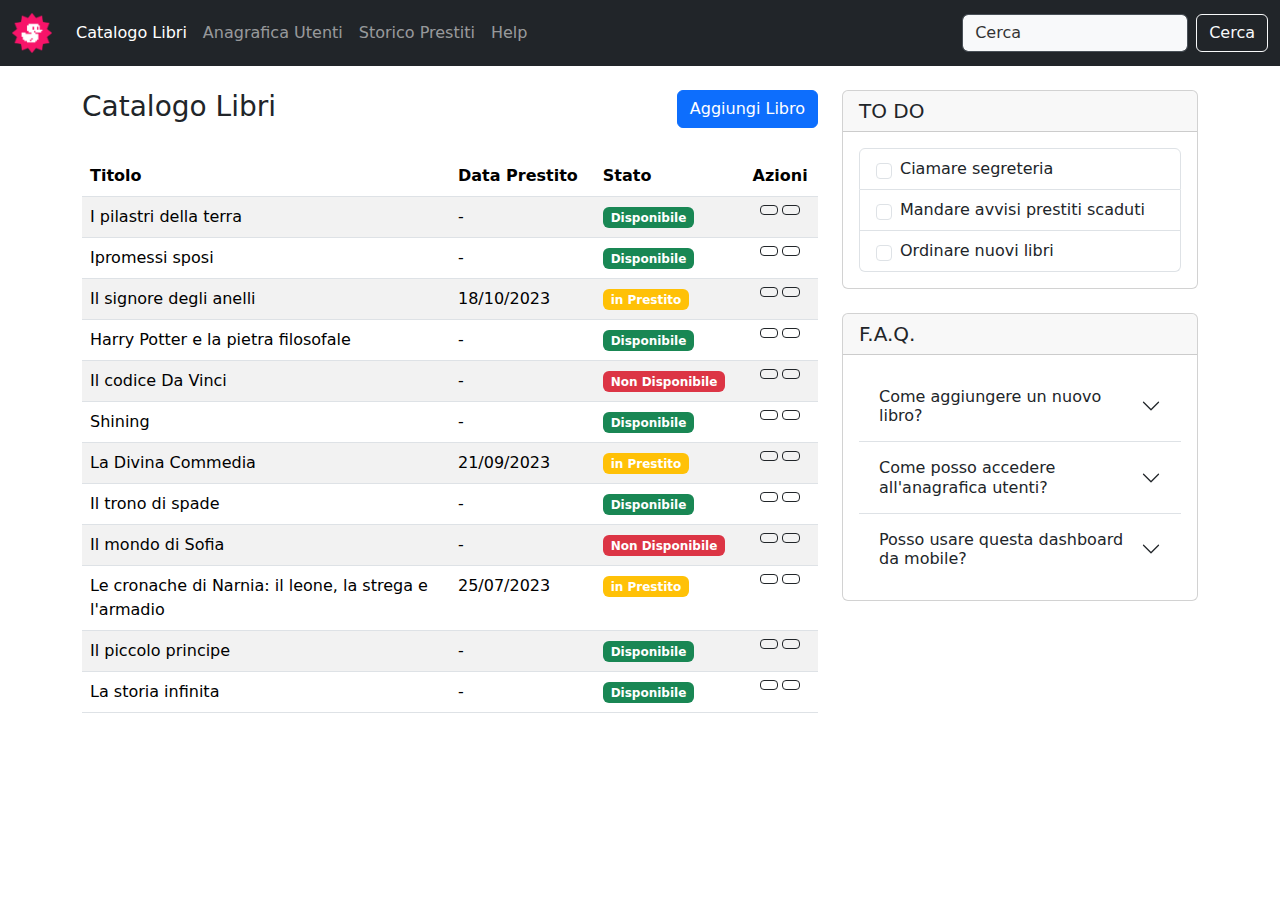
<file: index.html>
<!DOCTYPE html>
<html lang="en">
<head>
    <meta charset="UTF-8">
    <meta name="viewport" content="width=device-width, initial-scale=1.0">
    <title>bootstrap dashboard</title>
    <link href="https://cdn.jsdelivr.net/npm/bootstrap@5.3.3/dist/css/bootstrap.min.css" rel="stylesheet" integrity="sha384-QWTKZyjpPEjISv5WaRU9OFeRpok6YctnYmDr5pNlyT2bRjXh0JMhjY6hW+ALEwIH" crossorigin="anonymous">
    <link rel="stylesheet" href="./style/app.css">
    <link rel="stylesheet" href="https://cdnjs.cloudflare.com/ajax/libs/font-awesome/6.6.0/css/all.min.css" integrity="sha512-Kc323vGBEqzTmouAECnVceyQqyqdsSiqLQISBL29aUW4U/M7pSPA/gEUZQqv1cwx4OnYxTxve5UMg5GT6L4JJg==" crossorigin="anonymous" referrerpolicy="no-referrer" />
</head>
<body>

    <header class="mb-4">
        <nav class="navbar navbar-expand-lg bg-dark" data-bs-theme="dark">
            <div class="container-fluid">
              <a class="navbar-brand" href="#">
                <img src="./img/duck.png" alt="" width="40">
              </a>
              <button class="navbar-toggler" type="button" data-bs-toggle="collapse" data-bs-target="#navbarSupportedContent" aria-controls="navbarSupportedContent" aria-expanded="false" aria-label="Toggle navigation">
                <span class="navbar-toggler-icon"></span>
              </button>
              <div class="collapse navbar-collapse" id="navbarSupportedContent">
                <ul class="navbar-nav me-auto mb-2 mb-lg-0">
                  <li class="nav-item">
                    <a class="nav-link active" aria-current="page" href="#">Catalogo Libri</a>
                  </li>
                  <li class="nav-item">
                    <a class="nav-link" href="#">Anagrafica Utenti</a>
                  </li>

                  <li class="nav-item">
                    <a class="nav-link" href="#">Storico Prestiti</a>
                  </li>

                  <li class="nav-item">
                    <a class="nav-link" href="#">Help</a>
                  </li>
                 
                 
                </ul>
                <form class="d-flex" role="search">
                  <input class="form-control me-2 bg-light text-black" type="search" placeholder="Cerca " aria-label="Search">
                  <button class="btn btn-outline-light" type="submit">Cerca</button>
                </form>
              </div>
            </div>
          </nav>


    </header>
    <main>
        <div class="container">
            <div class="row">
                <div class="col-lg-8">
                    <div class="d-flex justify-content-between mb-4">
                        <h3> Catalogo Libri</h3>
                        <a href="./new-book.html">
                          <button class="btn btn-primary" type="submit">Aggiungi Libro</button>
                        </a>
                    </div>


                    <div>
                        <table class="table table-striped">
                            <thead>
                              <tr>
                                <th scope="col" class="w-50">Titolo</th>
                                <th scope="col" class="d-none d-lg-table-cell" >Data Prestito</th>
                                <th scope="col">Stato</th>
                                <th scope="col" class="text-center">Azioni</th>
                              </tr>
                            </thead>
                            <tbody>
                              <tr>
                                <td>I pilastri della terra </td>
                                <td class="d-none d-lg-table-cell">-</td>
                                <td><span class="badge text-bg-success">Disponibile</span></td>
                                <td>
                                    <div class="d-flex flex-nowrap justify-content-center gap-1">
                                        <button type="button" class="btn btn-outline-dark btn-sm"><i class="fas fa-pencil-alt"></i></button>
                                        <button type="button" class="btn btn-outline-dark btn-sm"><i class="fas fa-trash"></i></button>
                                    </div>
                                </td>
                              </tr>

                              <tr>
                                <td>Ipromessi sposi</td>
                                <td class="d-none d-lg-table-cell">-</td>
                                <td><span class="badge text-bg-success">Disponibile</span></td>
                                <td>
                                    <div class="d-flex flex-nowrap justify-content-center gap-1">
                                        <button type="button" class="btn btn-outline-dark btn-sm"><i class="fas fa-pencil-alt"></i></button>
                                        <button type="button" class="btn btn-outline-dark btn-sm"><i class="fas fa-trash"></i></button>
                                    </div>
                                </td>
                              </tr>

                              <tr>
                                <td>Il signore degli anelli</td>
                                <td class="d-none d-lg-table-cell">18/10/2023</td>
                                <td><span class="badge text-bg-warning text-white">in Prestito</span></td>
                                <td>
                                    <div class="d-flex flex-nowrap justify-content-center gap-1">
                                        <button type="button" class="btn btn-outline-dark btn-sm"><i class="fas fa-pencil-alt"></i></button>
                                        <button type="button" class="btn btn-outline-dark btn-sm"><i class="fas fa-trash"></i></button>
                                    </div>
                                </td>
                              </tr>

                              <tr>
                                <td>Harry Potter e la pietra filosofale</td>
                                <td class="d-none d-lg-table-cell">-</td>
                                <td><span class="badge text-bg-success">Disponibile</span></td>
                                <td>
                                    <div class="d-flex flex-nowrap justify-content-center gap-1">
                                        <button type="button" class="btn btn-outline-dark btn-sm"><i class="fas fa-pencil-alt"></i></button>
                                        <button type="button" class="btn btn-outline-dark btn-sm"><i class="fas fa-trash"></i></button>
                                    </div>
                                </td>
                              </tr>

                              <tr>
                                <td>Il codice Da Vinci</td>
                                <td class="d-none d-lg-table-cell">-</td>
                                <td><span class="badge text-bg-danger">Non Disponibile</span></td>
                                <td>
                                    <div class="d-flex flex-nowrap justify-content-center gap-1">
                                        <button type="button" class="btn btn-outline-dark btn-sm"><i class="fas fa-pencil-alt"></i></button>
                                        <button type="button" class="btn btn-outline-dark btn-sm"><i class="fas fa-trash"></i></button>
                                    </div>
                                </td>
                              </tr>

                              <tr>
                                <td>Shining</td>
                                <td class="d-none d-lg-table-cell">-</td>
                                <td><span class="badge text-bg-success">Disponibile</span></td>
                                <td>
                                    <div class="d-flex flex-nowrap justify-content-center gap-1">
                                        <button type="button" class="btn btn-outline-dark btn-sm"><i class="fas fa-pencil-alt"></i></button>
                                        <button type="button" class="btn btn-outline-dark btn-sm"><i class="fas fa-trash"></i></button>
                                    </div>
                                </td>
                              </tr>

                              <tr>
                                <td>La Divina Commedia</td>
                                <td class="d-none d-lg-table-cell">21/09/2023</td>
                                <td><span class="badge text-bg-warning text-white">in Prestito</span></td>
                                <td>
                                    <div class="d-flex flex-nowrap justify-content-center gap-1">
                                        <button type="button" class="btn btn-outline-dark btn-sm"><i class="fas fa-pencil-alt"></i></button>
                                        <button type="button" class="btn btn-outline-dark btn-sm"><i class="fas fa-trash"></i></button>
                                    </div>
                                </td>
                              </tr>

                              <tr>
                                <td>Il trono di spade</td>
                                <td class="d-none d-lg-table-cell">-</td>
                                <td><span class="badge text-bg-success">Disponibile</span></td>
                                <td>
                                    <div class="d-flex flex-nowrap justify-content-center gap-1">
                                        <button type="button" class="btn btn-outline-dark btn-sm"><i class="fas fa-pencil-alt"></i></button>
                                        <button type="button" class="btn btn-outline-dark btn-sm"><i class="fas fa-trash"></i></button>
                                    </div>
                                </td>
                              </tr>

                              <tr>
                                <td>Il mondo di Sofia</td>
                                <td class="d-none d-lg-table-cell">-</td>
                                <td><span class="badge text-bg-danger">Non Disponibile</span></td>
                                <td>
                                    <div class="d-flex flex-nowrap justify-content-center gap-1">
                                        <button type="button" class="btn btn-outline-dark btn-sm"><i class="fas fa-pencil-alt"></i></button>
                                        <button type="button" class="btn btn-outline-dark btn-sm"><i class="fas fa-trash"></i></button>
                                    </div>
                                </td>
                              </tr>

                              <tr>
                                <td>Le cronache di Narnia: il leone, la strega e l'armadio</td>
                                <td class="d-none d-lg-table-cell">25/07/2023</td>
                                <td><span class="badge text-bg-warning text-white">in Prestito</span></td>
                                <td>
                                    <div class="d-flex flex-nowrap justify-content-center gap-1">
                                        <button type="button" class="btn btn-outline-dark btn-sm"><i class="fas fa-pencil-alt"></i></button>
                                        <button type="button" class="btn btn-outline-dark btn-sm"><i class="fas fa-trash"></i></button>
                                    </div>
                                </td>
                              </tr>

                              <tr>
                                <td>Il piccolo principe</td>
                                <td class="d-none d-lg-table-cell">-</td>
                                <td><span class="badge text-bg-success">Disponibile</span></td>
                                <td>
                                    <div class="d-flex flex-nowrap justify-content-center gap-1">
                                        <button type="button" class="btn btn-outline-dark btn-sm"><i class="fas fa-pencil-alt"></i></button>
                                        <button type="button" class="btn btn-outline-dark btn-sm"><i class="fas fa-trash"></i></button>
                                    </div>
                                </td>
                              </tr>

                              <tr>
                                <td>La storia infinita</td>
                                <td class="d-none d-lg-table-cell">-</td>
                                <td><span class="badge text-bg-success">Disponibile</span></td>
                                <td>
                                    <div class="d-flex flex-nowrap justify-content-center gap-1">
                                        <button type="button" class="btn btn-outline-dark btn-sm"><i class="fas fa-pencil-alt"></i></button>
                                        <button type="button" class="btn btn-outline-dark btn-sm"><i class="fas fa-trash"></i></button>
                                    </div>
                                </td>
                              </tr>

                             
                            </tbody>
                          </table>

                    </div>

                </div>
                <div class="col-lg-4 ">
                    <div class="row">
                        <div class="col-12 mb-4">
                            <div class="card">
                                <h5 class="card-header">TO DO</h5>
                                <div class="card-body">
                                    <ul class="list-group">
                                        <li class="list-group-item d-flex flex-nowrap align-items-center ">
                                          <input class="form-check-input me-2" type="checkbox" value="" id="firstCheckbox">
                                          <label class="form-check-label " for="firstCheckbox">Ciamare segreteria </label>
                                        </li>
                                        <li class="list-group-item d-flex flex-nowrap align-items-center ">
                                          <input class="form-check-input me-2" type="checkbox" value="" id="secondCheckbox">
                                          <label class="form-check-label" for="secondCheckbox">Mandare avvisi prestiti scaduti </label>
                                        </li>
                                        <li class="list-group-item d-flex flex-nowrap align-items-center">
                                          <input class="form-check-input me-2" type="checkbox" value="" id="thirdCheckbox">
                                          <label class="form-check-label" for="thirdCheckbox">Ordinare nuovi libri </label>
                                        </li>
                                      </ul>
                                   
                                </div>
                              </div>

                        </div>


                        <div class="col-12">
                            <div class="card">
                                <h5 class="card-header">F.A.Q.</h5>
                                <div class="card-body">
                                    <div class="accordion accordion-flush" id="accordionFlushExample">
                                        <div class="accordion-item">
                                          <h2 class="accordion-header">
                                            <button class="accordion-button collapsed" type="button" data-bs-toggle="collapse" data-bs-target="#flush-collapseOne" aria-expanded="false" aria-controls="flush-collapseOne">
                                              Come aggiungere un nuovo libro?
                                            </button>
                                          </h2>
                                          <div id="flush-collapseOne" class="accordion-collapse collapse" data-bs-parent="#accordionFlushExample">
                                        <div class="accordion-body">Per aggiungere un nuovo libro devi cliccare sul tasto: 'Aggiungi Libro'</div>
                                          </div>
                                        </div>
                                        <div class="accordion-item">
                                          <h2 class="accordion-header">
                                            <button class="accordion-button collapsed" type="button" data-bs-toggle="collapse" data-bs-target="#flush-collapseTwo" aria-expanded="false" aria-controls="flush-collapseTwo">
                                              Come posso accedere all'anagrafica utenti?
                                            </button>
                                          </h2>
                                          <div id="flush-collapseTwo" class="accordion-collapse collapse" data-bs-parent="#accordionFlushExample">
                                            <div class="accordion-body">All' anagrafica degli utenti solo se si è loggati con un account staff </div>
                                          </div>
                                        </div>
                                        <div class="accordion-item">
                                          <h2 class="accordion-header">
                                            <button class="accordion-button collapsed" type="button" data-bs-toggle="collapse" data-bs-target="#flush-collapseThree" aria-expanded="false" aria-controls="flush-collapseThree">
                                              Posso usare questa dashboard da mobile?
                                            </button>
                                          </h2>
                                          <div id="flush-collapseThree" class="accordion-collapse collapse" data-bs-parent="#accordionFlushExample">
                                            <div class="accordion-body"> Si, questa dashboard è perfettamente funzionante anche su dispositivi mobile</div>
                                          </div>
                                        </div>
                                      </div>
                                </div>
                              </div>
                            
                        </div>
                    </div>

                </div>
                
            </div>
        </div>
    </main>


    

    <script src="https://cdn.jsdelivr.net/npm/bootstrap@5.3.3/dist/js/bootstrap.bundle.min.js" integrity="sha384-YvpcrYf0tY3lHB60NNkmXc5s9fDVZLESaAA55NDzOxhy9GkcIdslK1eN7N6jIeHz" crossorigin="anonymous"></script>
</body>
</html>
</file>
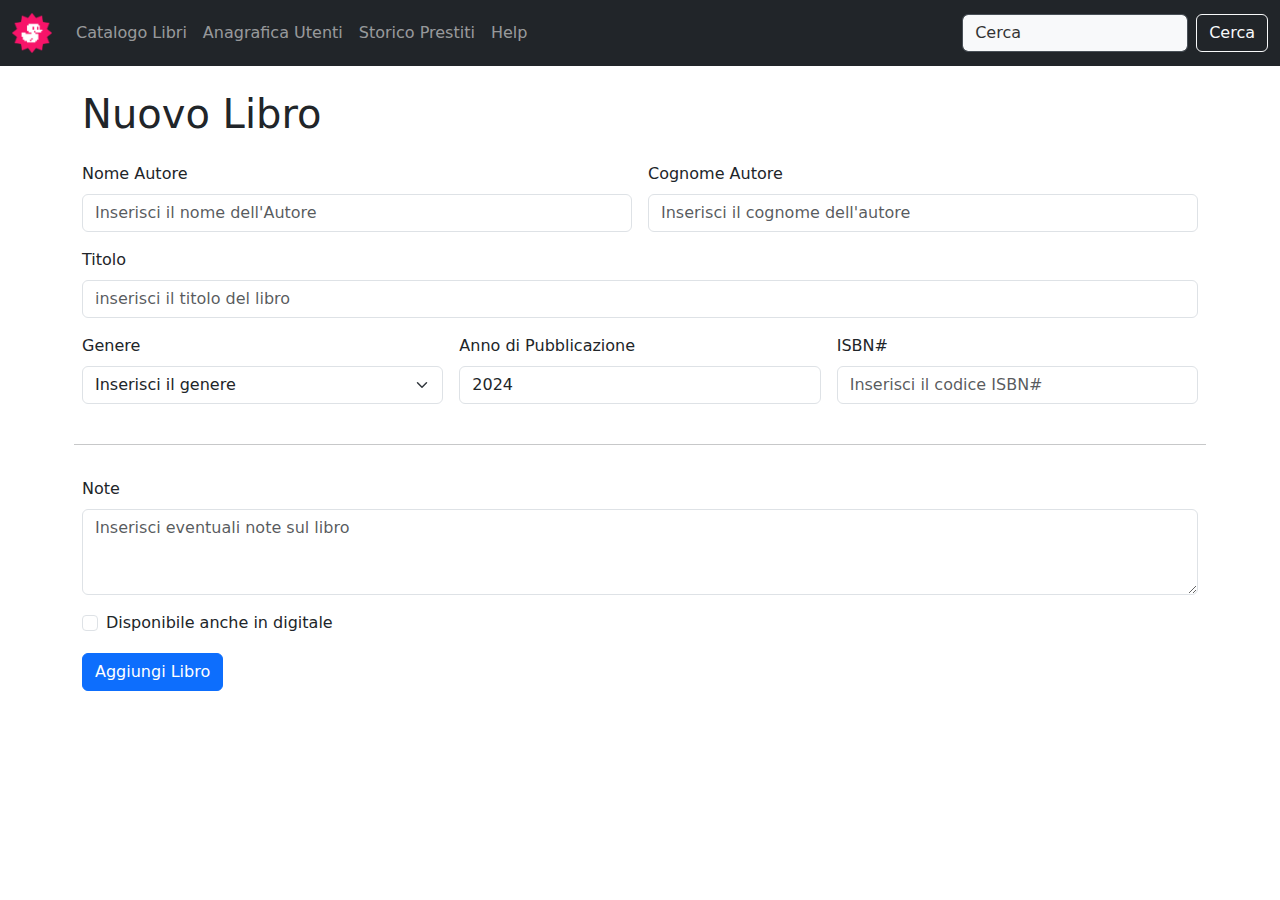
<file: new-book.html>
<!DOCTYPE html>
<html lang="en">
<head>
    <meta charset="UTF-8">
    <meta name="viewport" content="width=device-width, initial-scale=1.0">
    <title>Aggiungi un libro </title>
    <link href="https://cdn.jsdelivr.net/npm/bootstrap@5.3.3/dist/css/bootstrap.min.css" rel="stylesheet" integrity="sha384-QWTKZyjpPEjISv5WaRU9OFeRpok6YctnYmDr5pNlyT2bRjXh0JMhjY6hW+ALEwIH" crossorigin="anonymous">
    <link rel="stylesheet" href="./style/app.css">
    <link rel="stylesheet" href="https://cdnjs.cloudflare.com/ajax/libs/font-awesome/6.6.0/css/all.min.css" integrity="sha512-Kc323vGBEqzTmouAECnVceyQqyqdsSiqLQISBL29aUW4U/M7pSPA/gEUZQqv1cwx4OnYxTxve5UMg5GT6L4JJg==" crossorigin="anonymous" referrerpolicy="no-referrer" />

</head>

<body>

    <header class="mb-4">
        <nav class="navbar navbar-expand-lg bg-dark" data-bs-theme="dark">
            <div class="container-fluid">
              <a class="navbar-brand" href="./index.html">
                <img src="./img/duck.png" alt="" width="40">
              </a>
              <button class="navbar-toggler" type="button" data-bs-toggle="collapse" data-bs-target="#navbarSupportedContent" aria-controls="navbarSupportedContent" aria-expanded="false" aria-label="Toggle navigation">
                <span class="navbar-toggler-icon"></span>
              </button>
              <div class="collapse navbar-collapse" id="navbarSupportedContent">
                <ul class="navbar-nav me-auto mb-2 mb-lg-0">
                  <li class="nav-item">
                    <a class="nav-link " aria-current="page" href="./index.html">Catalogo Libri</a>
                  </li>
                  <li class="nav-item">
                    <a class="nav-link" href="#">Anagrafica Utenti</a>
                  </li>

                  <li class="nav-item">
                    <a class="nav-link" href="#">Storico Prestiti</a>
                  </li>

                  <li class="nav-item">
                    <a class="nav-link" href="#">Help</a>
                  </li>
                 
                 
                </ul>
                <form class="d-flex" role="search">
                  <input class="form-control me-2 bg-light text-black" type="search" placeholder="Cerca " aria-label="Search">
                  <button class="btn btn-outline-light" type="submit">Cerca</button>
                </form>
              </div>
            </div>
          </nav>


    </header>

    <main>
        
        <div class="container">
            <h1 class="pb-3">Nuovo Libro</h1>
            <form class="row g-3">
                <div class="col-6">
                  <label for="Author-Name" class="form-label">Nome Autore</label>
                  <input type="text" class="form-control" id="Author-Name" name="" placeholder="Inserisci il nome dell'Autore" required>
                </div>
                <div class="col-6">
                  <label for="Author-Surname" class="form-label">Cognome Autore</label>
                  <input type="text" class="form-control" id="Author-Surname" name="" placeholder="Inserisci il cognome dell'autore" required>
                </div>
                <div class="col-12">
                  <label for="book-name" class="form-label">Titolo</label>
                  <input type="text" class="form-control" id="book-name" name="" placeholder="inserisci il titolo del libro" required>
                </div>
                <div class="col-md-4">
                  <label for="book-type" class="form-label">Genere</label>
                  <select id="book-type" class="form-select" name="" required>
                    <option  selected>Inserisci il genere </option>
                    <option>Narrativa</option>
                    <option>Fantasy</option>
                    <option>Fantascienza</option>
                    <option>Gialli</option>
                    <option>Classici</option>
                    <option>altro</option>
                  </select>
                </div>
                <div class="col-md-4">
                    <label for="pub-year" class="form-label">Anno di Pubblicazione</label>
                    <input type="number" class="form-control" min="1500" max="2099" step="1" value="2024" id="pub-year" required />
                </div>
                <div class="col-md-4 mb-4">
                    <label for="code-isbn" class="form-label">ISBN# </label>
                    <input type="text" class="form-control" id="code-isbn" placeholder="Inserisci il codice ISBN#" required />
                </div>

                <hr >

                
                <div class="col-12">
                    <label for="book-note" class="form-label">Note</label>
                    <textarea name="book-note" id="book-note" placeholder="Inserisci eventuali note sul libro" class="form-control" rows="3"></textarea>
                
                </div>
                
                <div class="col-12">
                  <div class="form-check">
                    <input class="form-check-input" type="checkbox" id="digital-version">
                    <label class="form-check-label" for="digital-version">
                      Disponibile anche in digitale
                    </label>
                  </div>
                </div>
                <div class="col-12">
                  <button type="submit" class="btn btn-primary">Aggiungi Libro</button>
                </div>
              </form>
        </div>


    </main>
    


    <script src="https://cdn.jsdelivr.net/npm/bootstrap@5.3.3/dist/js/bootstrap.bundle.min.js" integrity="sha384-YvpcrYf0tY3lHB60NNkmXc5s9fDVZLESaAA55NDzOxhy9GkcIdslK1eN7N6jIeHz" crossorigin="anonymous"></script>
</body>
</html>
</file>
<file: style/app.css>
.navbar input::placeholder {
    color:black !important;
    opacity: 0.8;
}
</file>
